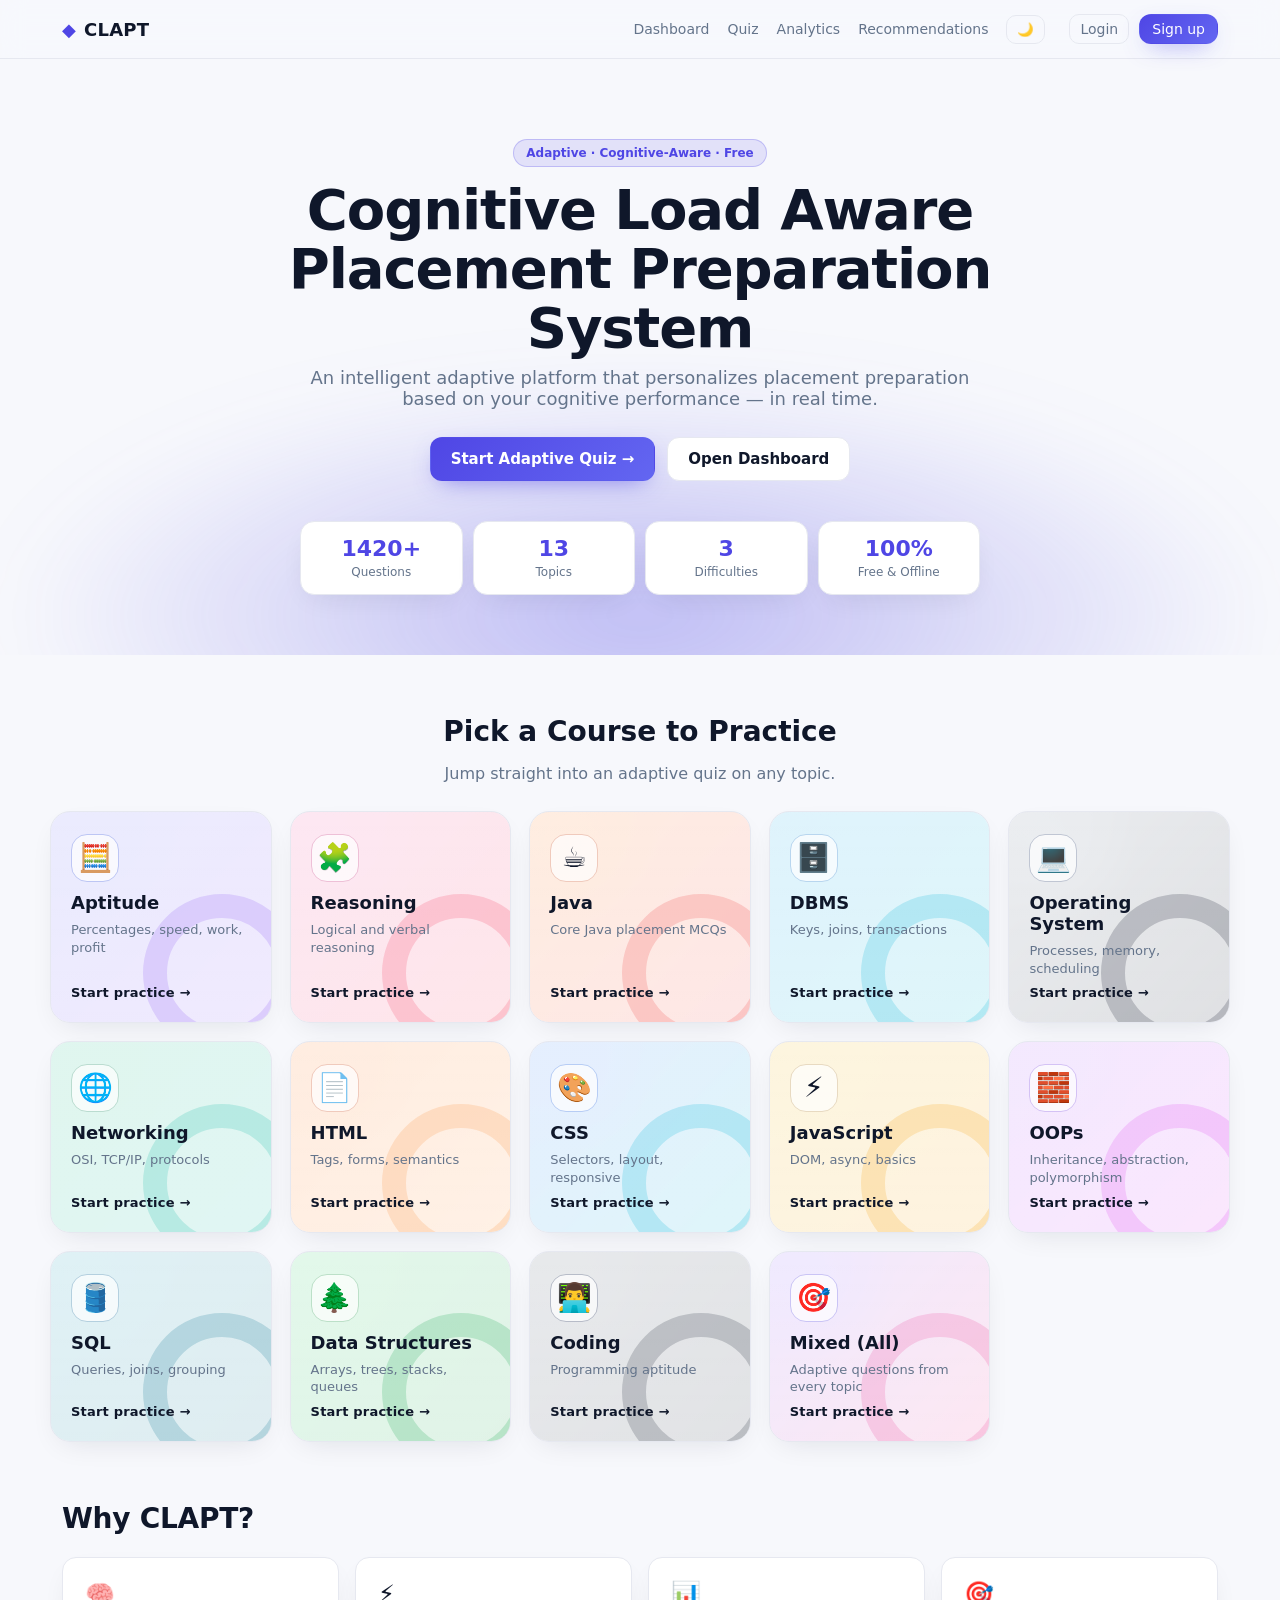
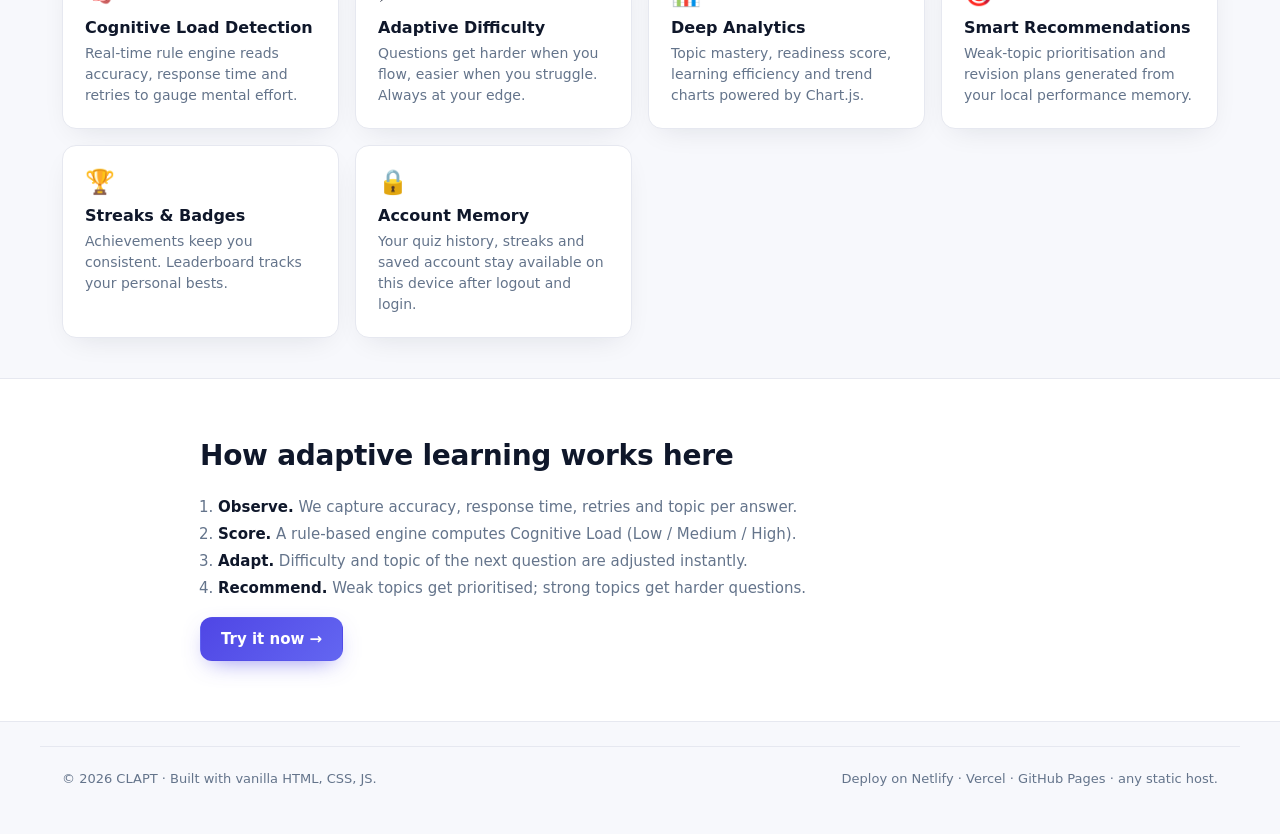
<file: clapt-fixed/index.html>
<!DOCTYPE html>
<html lang="en">
<head>
<meta charset="UTF-8" />
<meta name="viewport" content="width=device-width, initial-scale=1.0"/>
<title>CLAPT — Cognitive Load Aware Placement Preparation</title>
<meta name="description" content="An intelligent adaptive platform that personalizes placement preparation based on cognitive performance."/>
<link rel="stylesheet" href="style.css"/>
</head>
<body>
<nav class="nav">
  <div class="nav-inner">
    <a href="index.html" class="brand"><span class="logo">◆</span> CLAPT</a>
    <div class="nav-links">
      <a href="pages/dashboard.html">Dashboard</a>
      <a href="pages/quiz.html">Quiz</a>
      <a href="pages/analytics.html">Analytics</a>
      <a href="pages/recommendations.html">Recommendations</a>
      <button id="themeToggle" class="ghost-btn" title="Toggle theme">🌙</button>
    </div>
  </div>
</nav>

<header class="hero">
  <div class="hero-inner">
    <div class="badge-pill">Adaptive · Cognitive-Aware · Free</div>
    <h1>Cognitive Load Aware Placement Preparation System</h1>
    <p class="subtitle">An intelligent adaptive platform that personalizes placement preparation based on your cognitive performance — in real time.</p>
    <div class="cta-row">
      <a href="pages/quiz.html" class="btn primary">Start Adaptive Quiz →</a>
      <a href="pages/dashboard.html" class="btn ghost">Open Dashboard</a>
    </div>
    <div class="stats">
      <div><b id="statQ">1300+</b><span>Questions</span></div>
      <div><b id="statT">12</b><span>Topics</span></div>
      <div><b id="statD">3</b><span>Difficulties</span></div>
      <div><b>100%</b><span>Free & Offline</span></div>
    </div>
  </div>
  <div class="hero-glow"></div>
</header>

<section class="courses">
  <div class="courses-inner">
    <div class="courses-head">
      <h2>Pick a Course to Practice</h2>
      <p class="muted">Jump straight into an adaptive quiz on any topic.</p>
    </div>
    <div class="course-grid">
      <a class="course-card c-apti" href="pages/quiz.html?topic=Aptitude"><span class="cc-ic">🧮</span><span class="cc-name">Aptitude</span><span class="cc-info">Percentages, speed, work, profit</span><span class="cc-go">Start practice →</span></a>
      <a class="course-card c-reas" href="pages/quiz.html?topic=Reasoning"><span class="cc-ic">🧩</span><span class="cc-name">Reasoning</span><span class="cc-info">Logical and verbal reasoning</span><span class="cc-go">Start practice →</span></a>
      <a class="course-card c-java" href="pages/quiz.html?topic=Java"><span class="cc-ic">☕</span><span class="cc-name">Java</span><span class="cc-info">Core Java placement MCQs</span><span class="cc-go">Start practice →</span></a>
      <a class="course-card c-dbms" href="pages/quiz.html?topic=DBMS"><span class="cc-ic">🗄️</span><span class="cc-name">DBMS</span><span class="cc-info">Keys, joins, transactions</span><span class="cc-go">Start practice →</span></a>
      <a class="course-card c-os" href="pages/quiz.html?topic=Operating%20System"><span class="cc-ic">💻</span><span class="cc-name">Operating System</span><span class="cc-info">Processes, memory, scheduling</span><span class="cc-go">Start practice →</span></a>
      <a class="course-card c-net" href="pages/quiz.html?topic=Networking"><span class="cc-ic">🌐</span><span class="cc-name">Networking</span><span class="cc-info">OSI, TCP/IP, protocols</span><span class="cc-go">Start practice →</span></a>
      <a class="course-card c-html" href="pages/quiz.html?topic=HTML"><span class="cc-ic">📄</span><span class="cc-name">HTML</span><span class="cc-info">Tags, forms, semantics</span><span class="cc-go">Start practice →</span></a>
      <a class="course-card c-css" href="pages/quiz.html?topic=CSS"><span class="cc-ic">🎨</span><span class="cc-name">CSS</span><span class="cc-info">Selectors, layout, responsive</span><span class="cc-go">Start practice →</span></a>
      <a class="course-card c-js" href="pages/quiz.html?topic=JavaScript"><span class="cc-ic">⚡</span><span class="cc-name">JavaScript</span><span class="cc-info">DOM, async, basics</span><span class="cc-go">Start practice →</span></a>
      <a class="course-card c-oop" href="pages/quiz.html?topic=OOPs"><span class="cc-ic">🧱</span><span class="cc-name">OOPs</span><span class="cc-info">Inheritance, abstraction, polymorphism</span><span class="cc-go">Start practice →</span></a>
      <a class="course-card c-sql" href="pages/quiz.html?topic=SQL"><span class="cc-ic">🛢️</span><span class="cc-name">SQL</span><span class="cc-info">Queries, joins, grouping</span><span class="cc-go">Start practice →</span></a>
      <a class="course-card c-ds" href="pages/quiz.html?topic=Data%20Structures"><span class="cc-ic">🌲</span><span class="cc-name">Data Structures</span><span class="cc-info">Arrays, trees, stacks, queues</span><span class="cc-go">Start practice →</span></a>
      <a class="course-card c-code" href="pages/quiz.html?topic=Coding"><span class="cc-ic">👨‍💻</span><span class="cc-name">Coding</span><span class="cc-info">Programming aptitude</span><span class="cc-go">Start practice →</span></a>
      <a class="course-card c-mix" href="pages/quiz.html"><span class="cc-ic">🎯</span><span class="cc-name">Mixed (All)</span><span class="cc-info">Adaptive questions from every topic</span><span class="cc-go">Start practice →</span></a>
    </div>
  </div>
</section>

<section class="features">
  <h2>Why CLAPT?</h2>
  <div class="grid">
    <div class="card"><div class="ic">🧠</div><h3>Cognitive Load Detection</h3><p>Real-time rule engine reads accuracy, response time and retries to gauge mental effort.</p></div>
    <div class="card"><div class="ic">⚡</div><h3>Adaptive Difficulty</h3><p>Questions get harder when you flow, easier when you struggle. Always at your edge.</p></div>
    <div class="card"><div class="ic">📊</div><h3>Deep Analytics</h3><p>Topic mastery, readiness score, learning efficiency and trend charts powered by Chart.js.</p></div>
    <div class="card"><div class="ic">🎯</div><h3>Smart Recommendations</h3><p>Weak-topic prioritisation and revision plans generated from your local performance memory.</p></div>
    <div class="card"><div class="ic">🏆</div><h3>Streaks & Badges</h3><p>Achievements keep you consistent. Leaderboard tracks your personal bests.</p></div>
    <div class="card"><div class="ic">🔒</div><h3>Account Memory</h3><p>Your quiz history, streaks and saved account stay available on this device after logout and login.</p></div>
  </div>
</section>

<section class="explain">
  <div class="explain-inner">
    <h2>How adaptive learning works here</h2>
    <ol>
      <li><b>Observe.</b> We capture accuracy, response time, retries and topic per answer.</li>
      <li><b>Score.</b> A rule-based engine computes Cognitive Load (Low / Medium / High).</li>
      <li><b>Adapt.</b> Difficulty and topic of the next question are adjusted instantly.</li>
      <li><b>Recommend.</b> Weak topics get prioritised; strong topics get harder questions.</li>
    </ol>
    <a href="pages/quiz.html" class="btn primary">Try it now →</a>
  </div>
</section>

<footer class="footer">
  <div>© <span id="yr"></span> CLAPT · Built with vanilla HTML, CSS, JS.</div>
  <div class="muted">Deploy on Netlify · Vercel · GitHub Pages · any static host.</div>
</footer>

<script src="data/questions.js"></script>
<script src="js/auth.js"></script>
<script src="js/storage.js"></script>
<script src="app.js"></script>
</body>
</html>
</file>
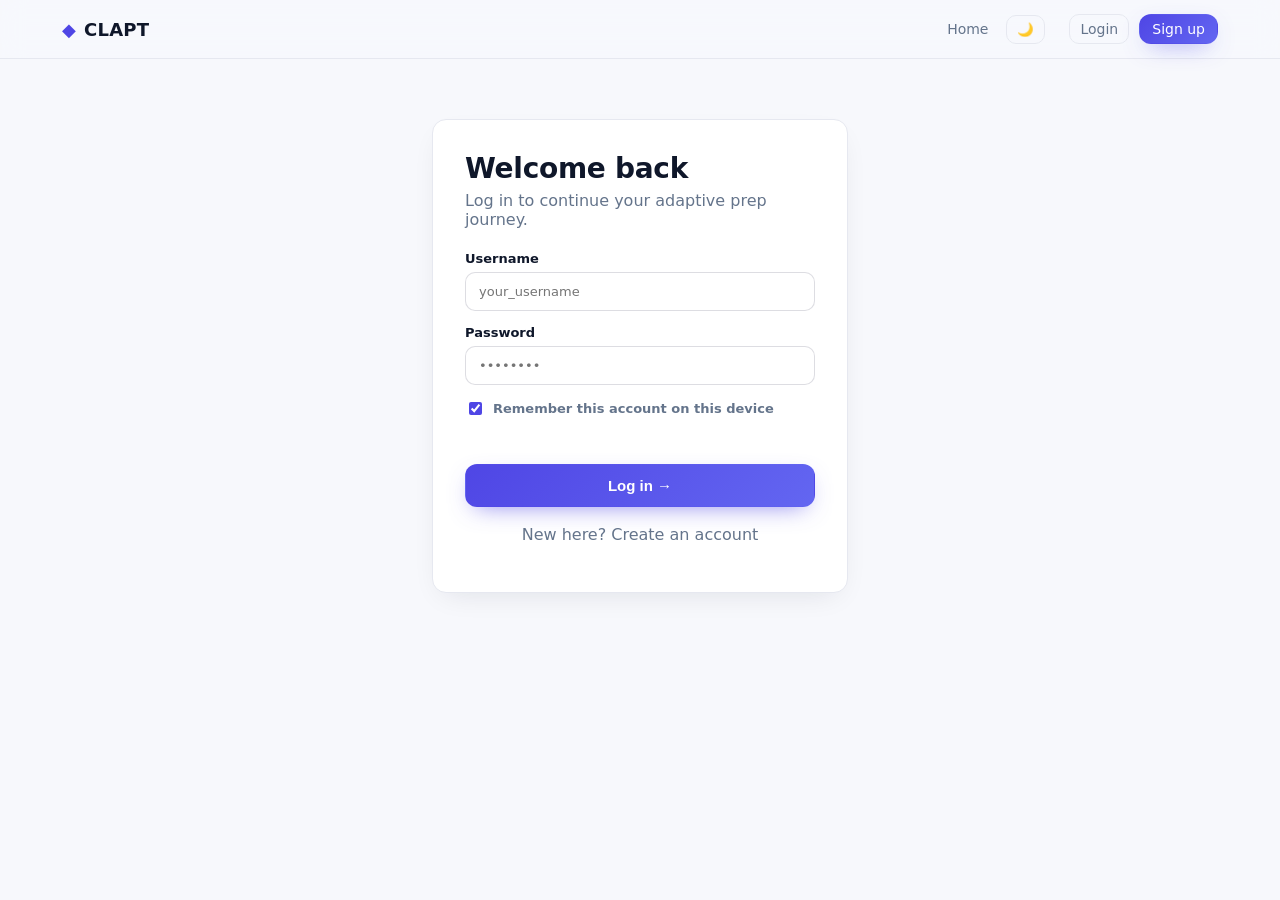
<file: clapt-fixed/pages/admin.html>
<!DOCTYPE html>
<html lang="en">
<head><meta charset="UTF-8"/><meta name="viewport" content="width=device-width,initial-scale=1"/>
<title>Admin · CLAPT</title>
<link rel="stylesheet" href="../style.css"/></head>
<body>
<nav class="nav"><div class="nav-inner">
  <a href="../index.html" class="brand"><span class="logo">◆</span> CLAPT <span class="role-tag admin" style="margin-left:6px">ADMIN</span></a>
  <div class="nav-links">
    <a href="admin.html">Admin</a>
    <a href="analytics.html">Analytics</a>
    <button id="themeToggle" class="ghost-btn">🌙</button>
  </div>
</div></nav>

<main class="page">
  <div class="flex-between">
    <div>
      <h1 class="page-title">Teacher / Admin Dashboard</h1>
      <p class="page-sub">Monitor students, share materials, and assign focused practice.</p>
    </div>
  </div>

  <div class="kpi-grid">
    <div class="kpi"><div class="lbl">Students</div><div id="kpiStudents" class="val">0</div></div>
    <div class="kpi"><div class="lbl">Total Quizzes</div><div id="kpiQuizzes" class="val">0</div></div>
    <div class="kpi"><div class="lbl">Avg Score</div><div id="kpiAvg" class="val">0%</div></div>
    <div class="kpi"><div class="lbl">Admin Key</div><div class="val" style="font-size:18px">RvTech</div><div class="sub">share with co-teachers</div></div>
  </div>

  <div class="panels">
    <div class="panel">
      <h3>Students</h3>
      <div id="studentList" class="list"></div>
    </div>
    <div class="panel">
      <h3>Student Detail</h3>
      <div id="studentDetail"></div>
    </div>
  </div>

  <div class="panel" style="margin-top:18px">
    <h3>Shared Preparation Materials</h3>
    <p class="muted" style="margin-top:-4px">Visible to all students on their Recommendations page.</p>
    <div class="mat-form">
      <input id="matTitle" placeholder="Title (e.g. DBMS Cheat Sheet)"/>
      <select id="matType">
        <option value="note">Note</option>
        <option value="pdf">PDF Link</option>
        <option value="link">Resource Link</option>
        <option value="file">File Reference</option>
      </select>
      <input id="matUrl" placeholder="URL (optional)"/>
      <textarea id="matBody" rows="2" placeholder="Note content (optional)"></textarea>
      <button id="matAdd" class="btn primary">+ Share Material</button>
    </div>
    <div id="materialsList" class="list" style="margin-top:12px"></div>
  </div>
</main>

<script src="../js/common.js"></script>
<script src="../js/auth.js"></script>
<script src="../js/admin.js"></script>
<script src="../js/admin-page.js"></script>
</body>
</html>
</file>
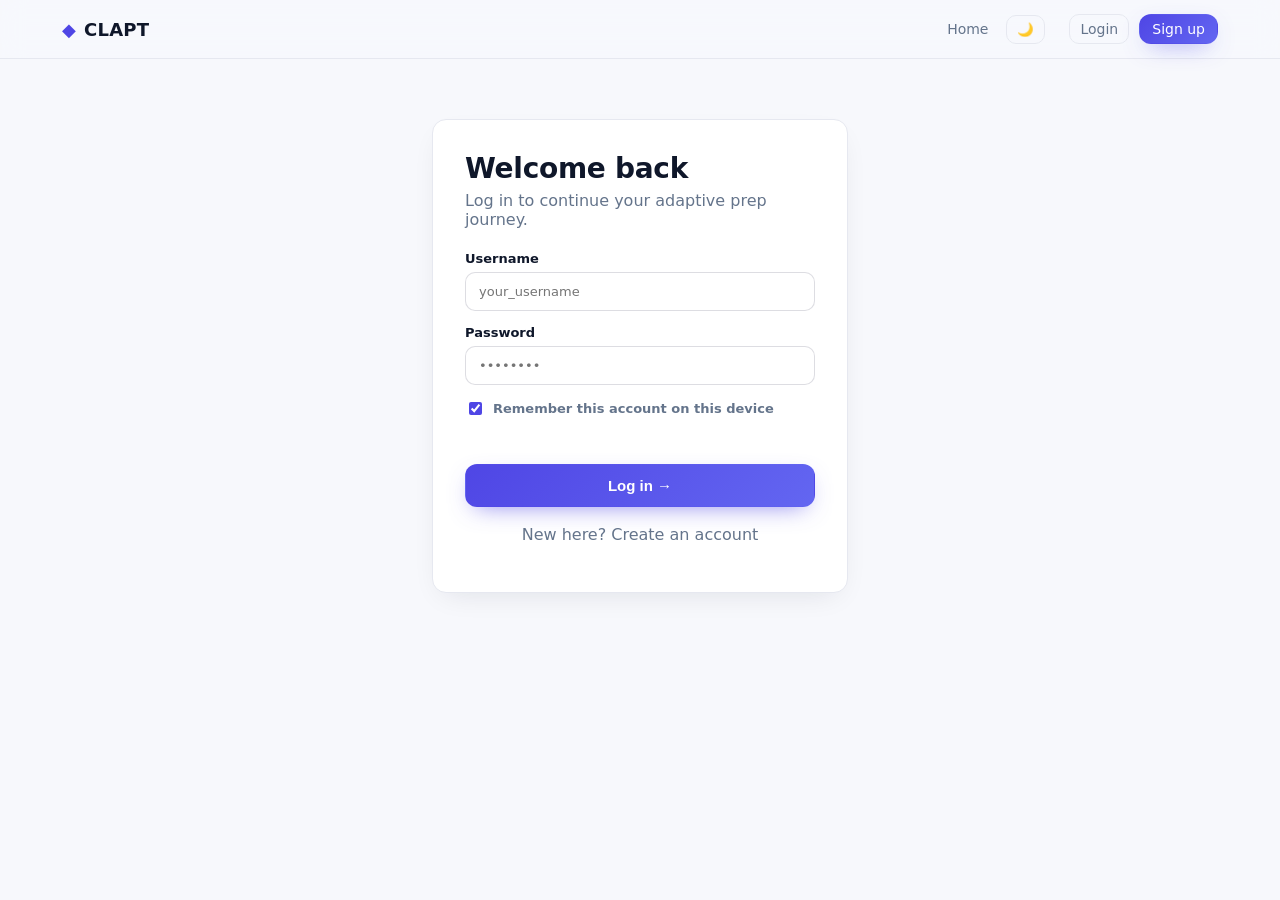
<file: clapt-fixed/pages/dashboard.html>
<!DOCTYPE html>
<html lang="en">
<head><meta charset="UTF-8"/><meta name="viewport" content="width=device-width,initial-scale=1"/>
<title>Dashboard · CLAPT</title>
<link rel="stylesheet" href="../style.css"/></head>
<body>
<nav class="nav"><div class="nav-inner">
  <a href="../index.html" class="brand"><span class="logo">◆</span> CLAPT</a>
  <div class="nav-links">
    <a href="dashboard.html">Dashboard</a>
    <a href="quiz.html">Quiz</a>
    <a href="analytics.html">Analytics</a>
    <a href="recommendations.html">Recommendations</a>
    <button id="themeToggle" class="ghost-btn">🌙</button>
  </div>
</div></nav>

<main class="page">
  <div class="flex-between">
    <div>
      <h1 class="page-title">Your Dashboard</h1>
      <p class="page-sub">Live snapshot of your placement readiness and cognitive performance.</p>
    </div>
    <div style="display:flex;gap:8px">
      <a class="btn primary" href="quiz.html">Start Adaptive Quiz</a>
      <button id="resetBtn" class="btn ghost">Reset Data</button>
    </div>
  </div>

  <div class="kpi-grid">
    <div class="kpi"><div class="lbl">Readiness</div><div id="kpiReadiness" class="val">0%</div><div class="sub">based on accuracy & difficulty</div></div>
    <div class="kpi"><div class="lbl">Quizzes Taken</div><div id="kpiQuizzes" class="val">0</div><div class="sub">total sessions</div></div>
    <div class="kpi"><div class="lbl">Streak</div><div id="kpiStreak" class="val">0</div><div class="sub">current / best</div></div>
    <div class="kpi"><div class="lbl">Cognitive Load</div><div id="kpiCog" class="val">LOW</div><div class="sub">last 10 answers</div></div>
  </div>

  <div class="panels">
    <div class="panel">
      <h3>Topic Mastery</h3>
      <div id="topicsList" class="list"></div>
    </div>
    <div class="panel">
      <h3>Recent Quizzes</h3>
      <div id="historyList" class="list"></div>
      <h3 style="margin-top:18px">Achievements</h3>
      <div id="badgeList" class="badge-list"></div>
    </div>
  </div>
</main>

<script src="../data/questions.js"></script>
<script src="../js/common.js"></script>
<script src="../js/auth.js"></script>
<script>CLAPT_AUTH.requireLogin();</script>
<script src="../js/storage.js"></script>
<script src="../js/admin.js"></script>
<script src="../js/recommendation-engine.js"></script>
<script src="../js/adaptive-engine.js"></script>
<script src="../js/dashboard.js"></script>
</body>
</html>
</file>
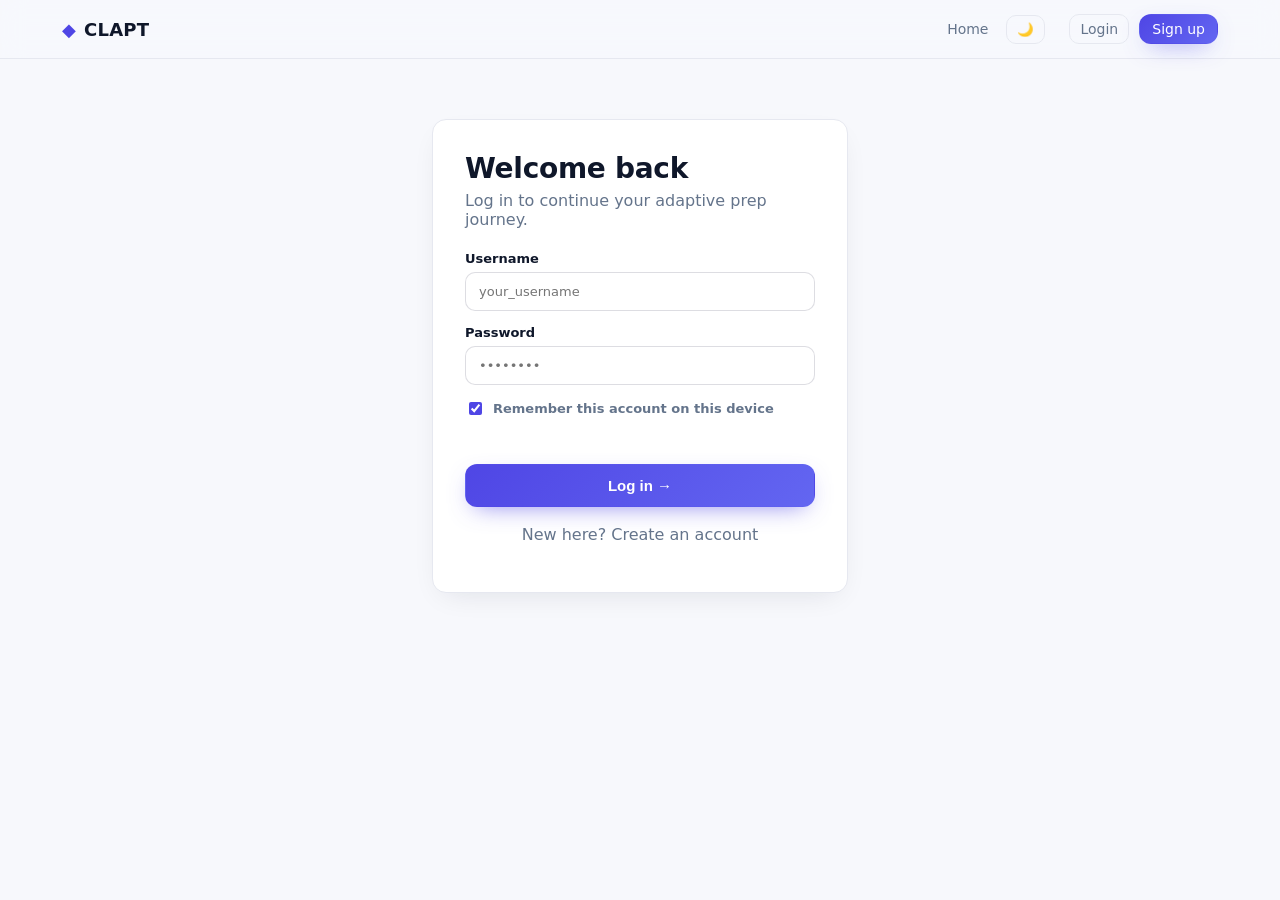
<file: clapt-fixed/pages/login.html>
<!DOCTYPE html>
<html lang="en">
<head><meta charset="UTF-8"/><meta name="viewport" content="width=device-width,initial-scale=1"/>
<title>Login · CLAPT</title>
<link rel="stylesheet" href="../style.css"/></head>
<body>
<nav class="nav"><div class="nav-inner">
  <a href="../index.html" class="brand"><span class="logo">◆</span> CLAPT</a>
  <div class="nav-links">
    <a href="../index.html">Home</a>
    <button id="themeToggle" class="ghost-btn">🌙</button>
  </div>
</div></nav>

<main class="page" style="max-width:460px;margin:60px auto">
  <div class="panel" style="padding:32px">
    <h1 class="page-title" style="margin-bottom:6px">Welcome back</h1>
    <p class="page-sub" style="margin-bottom:22px">Log in to continue your adaptive prep journey.</p>
    <form id="loginForm" class="auth-form">
      <label>Username
        <input type="text" id="username" autocomplete="username" required placeholder="your_username"/>
      </label>
      <label>Password
        <input type="password" id="password" autocomplete="current-password" required placeholder="••••••••"/>
      </label>
      <label class="remember-row"><input type="checkbox" id="rememberMe" checked/> Remember this account on this device</label>
      <div id="savedAccount" class="saved-account" style="display:none"></div>
      <div id="err" class="auth-err"></div>
      <button type="submit" class="btn primary" style="width:100%">Log in →</button>
    </form>
    <p style="margin-top:18px;text-align:center" class="muted">
      New here? <a href="signup.html">Create an account</a>
    </p>
  </div>
</main>

<script src="../js/common.js"></script>
<script src="../js/auth.js"></script>
<script>
(function(){
  if(CLAPT_AUTH.currentUser()){ location.replace(CLAPT_AUTH.homePageForRole()); return; }
  const f=document.getElementById('loginForm');
  const err=document.getElementById('err');
  const saved = CLAPT_AUTH.remembered && CLAPT_AUTH.remembered();
  const savedBox = document.getElementById('savedAccount');
  if(saved && saved.username){
    username.value = saved.username;
    if(saved.password){ password.value = saved.password; }
    savedBox.style.display = 'block';
    savedBox.innerHTML = 'Saved account: <b>@'+saved.username+'</b>. Your quiz history will load after login.';
  }
  f.addEventListener('submit', async (e)=>{
    e.preventDefault(); err.textContent='';
    try{
      await CLAPT_AUTH.login(username.value, password.value, rememberMe.checked);
      location.href = CLAPT_AUTH.homePageForRole();
    }catch(ex){ err.textContent = ex.message; }
  });
})();
</script>
</body>
</html>
</file>
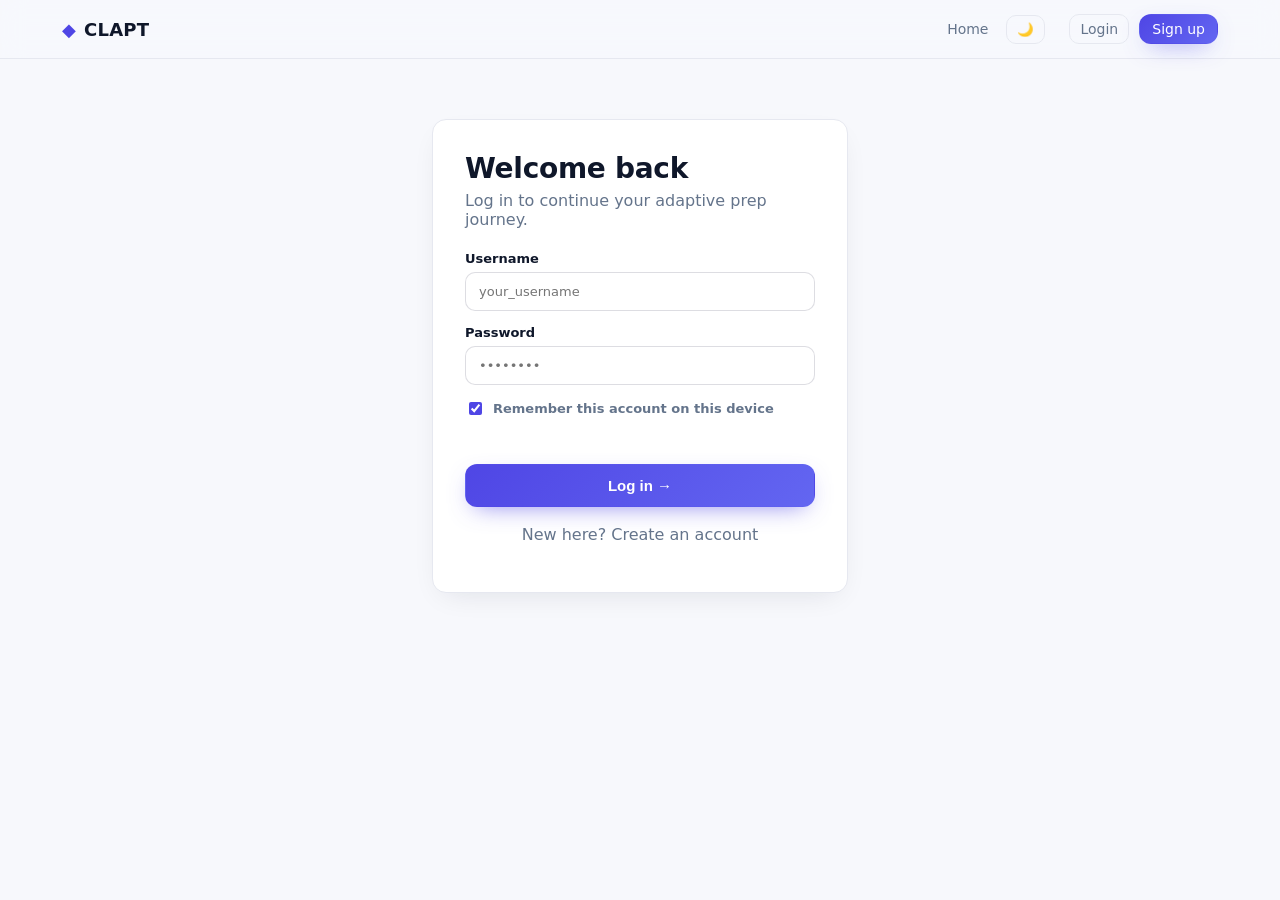
<file: clapt-fixed/pages/quiz.html>
<!DOCTYPE html>
<html lang="en">
<head><meta charset="UTF-8"/><meta name="viewport" content="width=device-width,initial-scale=1"/>
<title>Quiz · CLAPT</title>
<link rel="stylesheet" href="../style.css"/></head>
<body>
<nav class="nav"><div class="nav-inner">
  <a href="../index.html" class="brand"><span class="logo">◆</span> CLAPT</a>
  <div class="nav-links">
    <a href="dashboard.html">Dashboard</a>
    <a href="quiz.html">Quiz</a>
    <a href="analytics.html">Analytics</a>
    <a href="recommendations.html">Recommendations</a>
    <button id="themeToggle" class="ghost-btn">🌙</button>
  </div>
</div></nav>

<main class="quiz-shell" id="quizRoot">
  <div id="startCard" class="q-card">
    <h2 style="margin:0 0 6px">Adaptive Quiz</h2>
    <p class="muted" style="margin:0 0 18px">The engine starts easy, then adapts to your speed and accuracy.</p>
    <div class="topic-picker" id="topicGrid"></div>
    <div style="display:grid;grid-template-columns:1fr 1fr;gap:12px;margin:16px 0 14px">
      <div>
        <label class="muted" style="font-size:12px">Topic</label>
        <select id="topicSel" class="search"></select>
      </div>
      <div>
        <label class="muted" style="font-size:12px">Length</label>
        <select id="lenSel" class="search">
          <option value="5">5 questions</option>
          <option value="10" selected>10 questions</option>
          <option value="15">15 questions</option>
          <option value="20">20 questions</option>
        </select>
      </div>
    </div>
    <button id="startBtn" class="btn primary">Begin →</button>
  </div>

  <div id="quizArea" style="display:none">
    <div class="quiz-top">
      <div class="meta">
        <span id="progressTxt" class="tag">Q 1 / 10</span>
        <span id="topicTag" class="tag">Topic</span>
        <span id="diffTag" class="tag easy">easy</span>
      </div>
      <div class="timer" id="timer">00:00</div>
    </div>
    <div class="progress"><span id="progressBar" style="width:0%"></span></div>

    <div class="q-card">
      <p id="qText" class="q-text"></p>
      <div id="opts" class="opts"></div>
      <div id="hintBox"></div>
      <div id="explainBox"></div>
      <div class="cog-meter"><span id="cogPill" class="cog-pill cog-low">Cognitive Load: LOW</span></div>
      <div class="q-actions">
        <button id="quitBtn" class="btn ghost">Quit</button>
        <button id="nextBtn" class="btn primary" style="display:none">Next →</button>
      </div>
    </div>
  </div>
</main>

<script src="../data/questions.js"></script>
<script src="../js/common.js"></script>
<script src="../js/auth.js"></script>
<script>CLAPT_AUTH.requireLogin();</script>
<script src="../js/storage.js"></script>
<script src="../js/adaptive-engine.js"></script>
<script src="../js/quiz.js"></script>
</body>
</html>
</file>
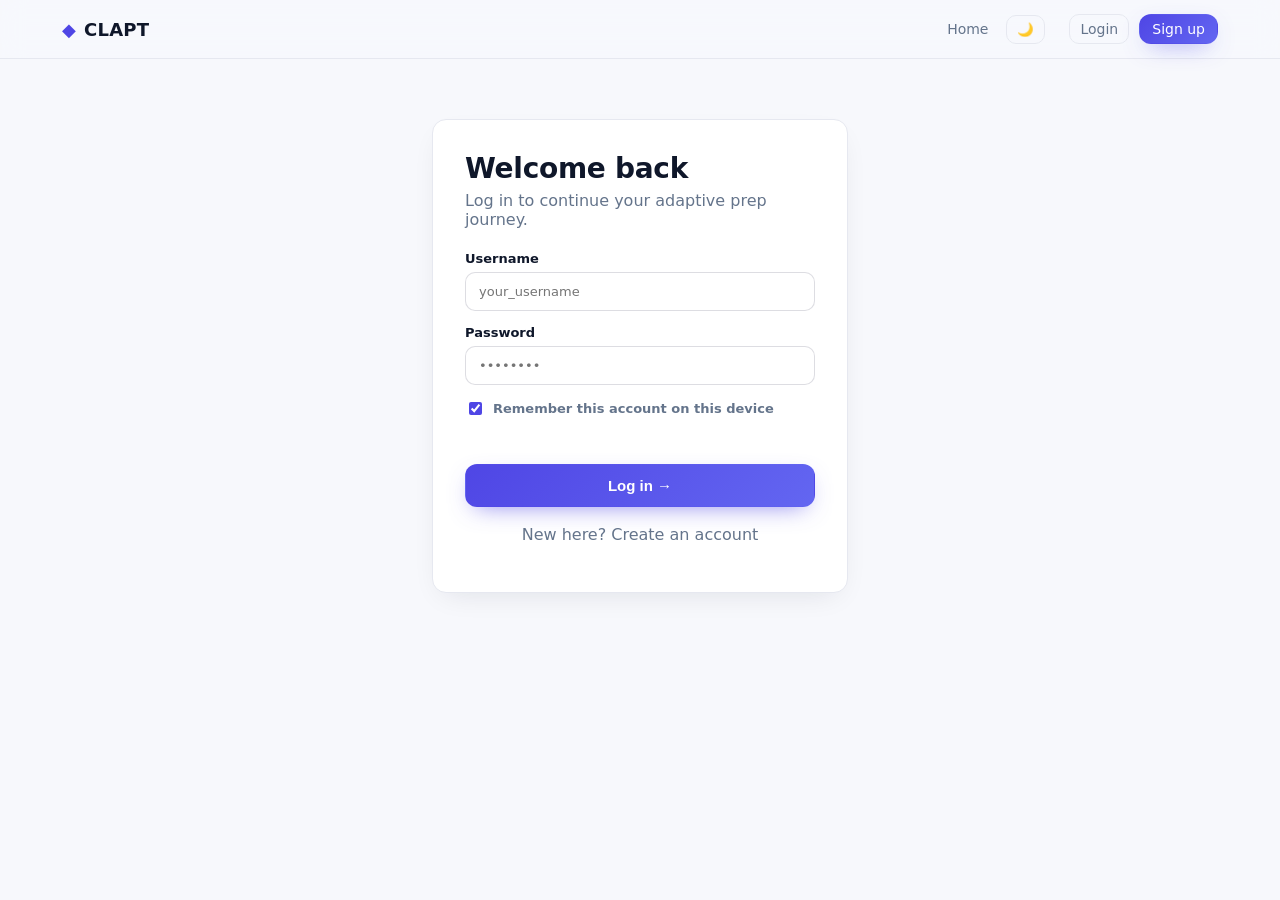
<file: clapt-fixed/pages/recommendations.html>
<!DOCTYPE html>
<html lang="en">
<head><meta charset="UTF-8"/><meta name="viewport" content="width=device-width,initial-scale=1"/>
<title>Recommendations · CLAPT</title>
<link rel="stylesheet" href="../style.css"/></head>
<body>
<nav class="nav"><div class="nav-inner">
  <a href="../index.html" class="brand"><span class="logo">◆</span> CLAPT</a>
  <div class="nav-links">
    <a href="dashboard.html">Dashboard</a>
    <a href="quiz.html">Quiz</a>
    <a href="analytics.html">Analytics</a>
    <a href="recommendations.html">Recommendations</a>
    <button id="themeToggle" class="ghost-btn">🌙</button>
  </div>
</div></nav>

<main class="page">
  <h1 class="page-title">Smart Recommendations</h1>
  <p class="page-sub">Personalised next steps generated from your local performance memory.</p>

  <div class="kpi" style="margin-bottom:18px">
    <div class="lbl">Placement Readiness</div>
    <div class="val"><span id="readiness">0%</span></div>
    <div class="bar" style="margin-top:10px"><span id="readinessBar" style="width:0%"></span></div>
  </div>

  <div class="panels">
    <div class="panel"><h3>Weak Topics</h3><div id="weakList" class="list"></div></div>
    <div class="panel"><h3>Strong Topics</h3><div id="strongList" class="list"></div></div>
  </div>
  <div class="panels" style="margin-top:16px">
    <div class="panel"><h3>Suggested Next Quizzes</h3><div id="nextList" class="list"></div></div>
    <div class="panel"><h3>Tips</h3><div id="tipsList" class="list"></div></div>
  </div>
</main>

<script src="../data/questions.js"></script>
<script src="../js/common.js"></script>
<script src="../js/auth.js"></script>
<script>CLAPT_AUTH.requireLogin();</script>
<script src="../js/storage.js"></script>
<script src="../js/recommendation-engine.js"></script>
<script src="../js/recommendations.js"></script>
</body>
</html>
</file>
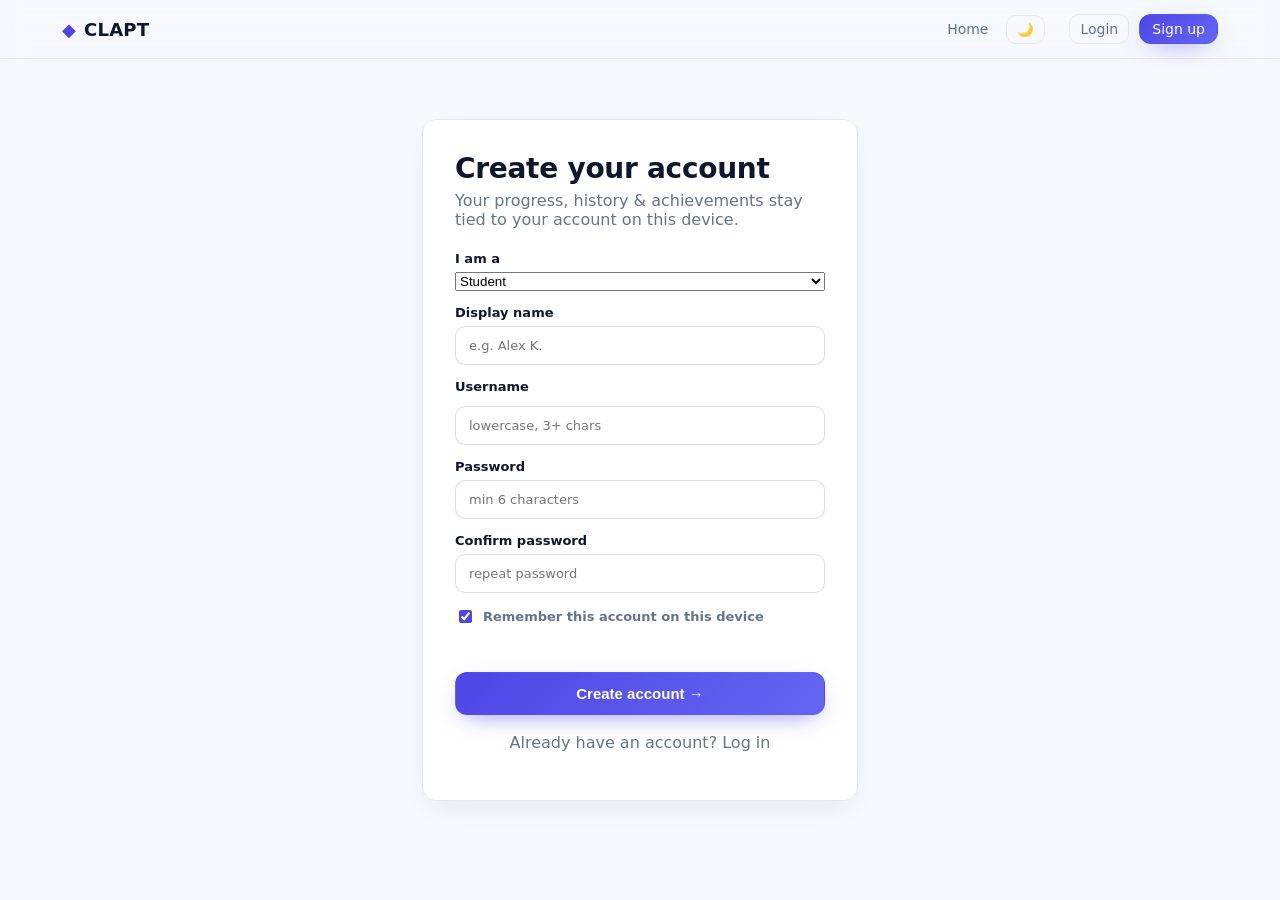
<file: clapt-fixed/pages/signup.html>
<!DOCTYPE html>
<html lang="en">
<head><meta charset="UTF-8"/><meta name="viewport" content="width=device-width,initial-scale=1"/>
<title>Sign up · CLAPT</title>
<link rel="stylesheet" href="../style.css"/></head>
<body>
<nav class="nav"><div class="nav-inner">
  <a href="../index.html" class="brand"><span class="logo">◆</span> CLAPT</a>
  <div class="nav-links">
    <a href="../index.html">Home</a>
    <button id="themeToggle" class="ghost-btn">🌙</button>
  </div>
</div></nav>

<main class="page" style="max-width:480px;margin:60px auto">
  <div class="panel" style="padding:32px">
    <h1 class="page-title" style="margin-bottom:6px">Create your account</h1>
    <p class="page-sub" style="margin-bottom:22px">Your progress, history & achievements stay tied to your account on this device.</p>
    <form id="signupForm" class="auth-form">
      <label>I am a
        <select id="role">
          <option value="student">Student</option>
          <option value="admin">Teacher / Admin</option>
        </select>
      </label>
      <label id="adminKeyRow" style="display:none">Admin Key
        <input type="text" id="adminKey" placeholder="Enter admin key"/>
      </label>
      <label>Display name
        <input type="text" id="displayName" required placeholder="e.g. Alex K." maxlength="40"/>
      </label>
      <label>Username <small id="usernameHint" class="muted"></small>
        <input type="text" id="username" autocomplete="username" required placeholder="lowercase, 3+ chars" minlength="3" maxlength="30"/>
      </label>
      <label>Password
        <input type="password" id="password" autocomplete="new-password" required placeholder="min 6 characters" minlength="6"/>
      </label>
      <label>Confirm password
        <input type="password" id="password2" autocomplete="new-password" required placeholder="repeat password" minlength="6"/>
      </label>
      <label class="remember-row"><input type="checkbox" id="rememberMe" checked/> Remember this account on this device</label>
      <div id="err" class="auth-err"></div>
      <button type="submit" class="btn primary" style="width:100%">Create account →</button>
    </form>
    <p style="margin-top:18px;text-align:center" class="muted">
      Already have an account? <a href="login.html">Log in</a>
    </p>
  </div>
</main>

<script src="../js/common.js"></script>
<script src="../js/auth.js"></script>
<script>
(function(){
  if(CLAPT_AUTH.currentUser()){ location.replace(CLAPT_AUTH.homePageForRole()); return; }
  const f=document.getElementById('signupForm');
  const err=document.getElementById('err');
  const role=document.getElementById('role');
  const akRow=document.getElementById('adminKeyRow');
  const hint=document.getElementById('usernameHint');
  function syncRole(){
    if(role.value==='admin'){
      akRow.style.display=''; hint.textContent='— must start with admin_';
      if(!username.value.startsWith('admin_')) username.placeholder='admin_yourname';
    } else { akRow.style.display='none'; hint.textContent=''; username.placeholder='lowercase, 3+ chars'; }
  }
  role.addEventListener('change', syncRole); syncRole();
  f.addEventListener('submit', async (e)=>{
    e.preventDefault(); err.textContent='';
    if(password.value !== password2.value){ err.textContent='Passwords do not match.'; return; }
    try{
      await CLAPT_AUTH.register(username.value, password.value, displayName.value,
        rememberMe.checked, role.value, document.getElementById('adminKey').value);
      location.href = CLAPT_AUTH.homePageForRole();
    }catch(ex){ err.textContent = ex.message; }
  });
})();
</script>
</body>
</html>
</file>
<file: clapt-fixed/style.css>
:root{
  --bg:#f7f8fc; --surface:#ffffff; --text:#0f172a; --muted:#64748b;
  --primary:#4f46e5; --primary-2:#6366f1; --accent:#06b6d4;
  --border:#e6e8f0; --success:#10b981; --warn:#f59e0b; --danger:#ef4444;
  --shadow:0 10px 30px -12px rgba(15,23,42,.12);
  --radius:14px;
}
[data-theme="dark"]{
  --bg:#0b1020; --surface:#121833; --text:#e6e8f5; --muted:#94a3b8;
  --primary:#818cf8; --primary-2:#a5b4fc; --accent:#22d3ee;
  --border:#1f2747; --shadow:0 10px 30px -12px rgba(0,0,0,.6);
}
*{box-sizing:border-box}
html,body{margin:0;padding:0;background:var(--bg);color:var(--text);font-family:Inter,ui-sans-serif,system-ui,-apple-system,Segoe UI,Roboto,sans-serif;-webkit-font-smoothing:antialiased}
a{color:inherit;text-decoration:none}
img{max-width:100%}

/* NAV */
.nav{position:sticky;top:0;z-index:50;backdrop-filter:saturate(160%) blur(12px);background:color-mix(in oklab, var(--bg) 75%, transparent);border-bottom:1px solid var(--border)}
.nav-inner{max-width:1200px;margin:0 auto;display:flex;align-items:center;justify-content:space-between;padding:14px 22px}
.brand{font-weight:700;font-size:18px;letter-spacing:.2px;display:flex;align-items:center;gap:8px}
.brand .logo{color:var(--primary)}
.nav-links{display:flex;gap:18px;align-items:center;flex-wrap:wrap}
.nav-links a{color:var(--muted);font-weight:500;font-size:14px;transition:color .15s}
.nav-links a:hover{color:var(--text)}
.ghost-btn{background:transparent;border:1px solid var(--border);border-radius:10px;padding:6px 10px;cursor:pointer;color:var(--text)}

/* HERO */
.hero{position:relative;overflow:hidden;padding:80px 22px 60px;text-align:center}
.hero-inner{max-width:880px;margin:0 auto;position:relative;z-index:1}
.hero h1{font-size:clamp(32px,5vw,56px);line-height:1.05;margin:14px 0 10px;letter-spacing:-.02em}
.subtitle{color:var(--muted);font-size:18px;max-width:680px;margin:0 auto 28px}
.badge-pill{display:inline-block;padding:6px 12px;border-radius:999px;background:color-mix(in oklab,var(--primary) 12%,transparent);color:var(--primary);font-size:12px;font-weight:600;border:1px solid color-mix(in oklab,var(--primary) 25%,transparent)}
.cta-row{display:flex;gap:12px;justify-content:center;flex-wrap:wrap}
.btn{display:inline-flex;align-items:center;justify-content:center;padding:12px 20px;border-radius:12px;font-weight:600;font-size:15px;border:1px solid transparent;cursor:pointer;transition:transform .12s ease,box-shadow .15s ease,background .15s}
.btn:hover{transform:translateY(-1px)}
.btn.primary{background:linear-gradient(135deg,var(--primary),var(--primary-2));color:#fff;box-shadow:0 8px 24px -10px color-mix(in oklab,var(--primary) 70%,transparent)}
.btn.ghost{background:var(--surface);border-color:var(--border);color:var(--text)}
.btn.danger{background:var(--danger);color:#fff}
.stats{margin-top:40px;display:grid;grid-template-columns:repeat(4,1fr);gap:10px;max-width:680px;margin-left:auto;margin-right:auto}
.stats>div{background:var(--surface);border:1px solid var(--border);border-radius:var(--radius);padding:14px;box-shadow:var(--shadow)}
.stats b{display:block;font-size:22px;color:var(--primary)}
.stats span{font-size:12px;color:var(--muted)}
.hero-glow{position:absolute;inset:auto 0 -200px 0;height:480px;background:radial-gradient(closest-side,color-mix(in oklab,var(--primary) 35%,transparent),transparent);filter:blur(40px);pointer-events:none}

/* FEATURES */
.features{max-width:1200px;margin:40px auto;padding:0 22px}
.features h2,.explain h2{font-size:28px;letter-spacing:-.01em;margin:0 0 22px}
.grid{display:grid;grid-template-columns:repeat(auto-fit,minmax(260px,1fr));gap:16px}
.card{background:var(--surface);border:1px solid var(--border);border-radius:var(--radius);padding:22px;box-shadow:var(--shadow);transition:transform .15s ease,border-color .15s}
.card:hover{transform:translateY(-3px);border-color:color-mix(in oklab,var(--primary) 40%,var(--border))}
.card .ic{font-size:24px;margin-bottom:10px}
.card h3{margin:0 0 6px;font-size:16px}
.card p{margin:0;color:var(--muted);font-size:14px;line-height:1.5}

/* EXPLAIN */
.explain{background:var(--surface);border-top:1px solid var(--border);border-bottom:1px solid var(--border);padding:60px 22px;margin-top:40px}
.explain-inner{max-width:880px;margin:0 auto}
.explain ol{padding-left:18px;color:var(--muted);font-size:15px;line-height:1.8}
.explain ol b{color:var(--text)}

/* FOOTER */
.footer{max-width:1200px;margin:24px auto;padding:24px 22px;display:flex;justify-content:space-between;flex-wrap:wrap;gap:8px;color:var(--muted);font-size:13px;border-top:1px solid var(--border)}
.muted{color:var(--muted)}

/* DASH */
.page{max-width:1200px;margin:30px auto;padding:0 22px}
.page-title{font-size:28px;margin:0 0 6px;letter-spacing:-.01em}
.page-sub{color:var(--muted);margin:0 0 22px}
.kpi-grid{display:grid;grid-template-columns:repeat(auto-fit,minmax(200px,1fr));gap:14px;margin-bottom:22px}
.kpi{background:var(--surface);border:1px solid var(--border);border-radius:var(--radius);padding:18px;box-shadow:var(--shadow)}
.kpi .lbl{color:var(--muted);font-size:12px;text-transform:uppercase;letter-spacing:.06em}
.kpi .val{font-size:26px;font-weight:700;margin-top:6px}
.kpi .sub{color:var(--muted);font-size:12px;margin-top:4px}
.panels{display:grid;grid-template-columns:1.4fr 1fr;gap:16px}
@media(max-width:900px){.panels{grid-template-columns:1fr}}
.panel{background:var(--surface);border:1px solid var(--border);border-radius:var(--radius);padding:18px;box-shadow:var(--shadow)}
.panel h3{margin:0 0 12px;font-size:16px}
.list{display:flex;flex-direction:column;gap:8px}
.list .row{display:flex;justify-content:space-between;align-items:center;padding:10px 12px;border:1px solid var(--border);border-radius:10px;background:color-mix(in oklab,var(--bg) 60%,transparent)}
.list .row b{font-weight:600}
.tag{display:inline-block;font-size:11px;padding:3px 8px;border-radius:999px;background:color-mix(in oklab,var(--primary) 15%,transparent);color:var(--primary);font-weight:600}
.tag.easy{background:color-mix(in oklab,var(--success) 15%,transparent);color:var(--success)}
.tag.medium{background:color-mix(in oklab,var(--warn) 18%,transparent);color:var(--warn)}
.tag.hard{background:color-mix(in oklab,var(--danger) 15%,transparent);color:var(--danger)}
.bar{height:8px;background:color-mix(in oklab,var(--bg) 70%,transparent);border-radius:999px;overflow:hidden;border:1px solid var(--border)}
.bar>span{display:block;height:100%;background:linear-gradient(90deg,var(--primary),var(--accent));transition:width .4s}
.meter{display:flex;align-items:center;gap:10px}
.meter .lbl{min-width:120px;font-size:13px;color:var(--muted)}

/* QUIZ */
.quiz-shell{max-width:880px;margin:30px auto;padding:0 22px}
.quiz-top{display:flex;justify-content:space-between;align-items:center;margin-bottom:14px;gap:12px;flex-wrap:wrap}
.quiz-top .meta{display:flex;gap:8px;align-items:center;flex-wrap:wrap}
.quiz-top .timer{font-variant-numeric:tabular-nums;font-weight:700;background:var(--surface);border:1px solid var(--border);padding:8px 12px;border-radius:10px}
.progress{height:6px;background:var(--border);border-radius:999px;overflow:hidden;margin-bottom:14px}
.progress>span{display:block;height:100%;background:linear-gradient(90deg,var(--primary),var(--accent));transition:width .3s}
.q-card{background:var(--surface);border:1px solid var(--border);border-radius:var(--radius);padding:24px;box-shadow:var(--shadow)}
.q-text{font-size:18px;font-weight:600;margin:0 0 16px;line-height:1.45}
.opts{display:grid;gap:10px}
.opt{width:100%;text-align:left;display:flex;align-items:center;gap:12px;padding:14px 16px;border:1px solid var(--border);border-radius:12px;cursor:pointer;background:var(--bg);color:var(--text);transition:transform .15s,border-color .15s,background .15s,box-shadow .15s;font-size:15px;font:inherit}
.opt:hover:not(:disabled){border-color:var(--primary);transform:translateY(-1px);box-shadow:0 10px 22px -16px color-mix(in oklab,var(--primary) 70%,transparent)}
.opt:disabled{cursor:default;opacity:1}
.opt.selected{border-color:var(--primary);background:color-mix(in oklab,var(--primary) 10%,transparent)}
.opt.correct{border-color:var(--success);background:color-mix(in oklab,var(--success) 12%,transparent)}
.opt.wrong{border-color:var(--danger);background:color-mix(in oklab,var(--danger) 12%,transparent)}
.opt .dot{width:28px;height:28px;border-radius:50%;border:2px solid var(--border);flex:0 0 auto;display:inline-flex;align-items:center;justify-content:center;font-size:12px;font-weight:800;color:var(--muted)}
.opt.selected .dot{border-color:var(--primary);background:var(--primary);color:#fff}
.opt.correct .dot{border-color:var(--success);background:var(--success);color:#fff}
.opt.wrong .dot{border-color:var(--danger);background:var(--danger);color:#fff}
.q-actions{display:flex;justify-content:space-between;gap:10px;margin-top:18px;flex-wrap:wrap}
.hint{margin-top:12px;padding:10px 12px;border-left:3px solid var(--primary);background:color-mix(in oklab,var(--primary) 8%,transparent);border-radius:8px;font-size:14px;color:var(--text)}
.cog-meter{margin-top:14px;display:flex;gap:8px;align-items:center}
.cog-pill{padding:6px 10px;border-radius:999px;font-size:12px;font-weight:700}
.cog-low{background:color-mix(in oklab,var(--success) 18%,transparent);color:var(--success)}
.cog-med{background:color-mix(in oklab,var(--warn) 22%,transparent);color:var(--warn)}
.cog-high{background:color-mix(in oklab,var(--danger) 18%,transparent);color:var(--danger)}

/* TOAST */
.toast-wrap{position:fixed;right:18px;bottom:18px;display:flex;flex-direction:column;gap:8px;z-index:99}
.toast{background:var(--surface);border:1px solid var(--border);box-shadow:var(--shadow);padding:12px 14px;border-radius:10px;font-size:14px;min-width:220px;animation:in .25s ease}
.toast.success{border-left:4px solid var(--success)}
.toast.error{border-left:4px solid var(--danger)}
.toast.info{border-left:4px solid var(--primary)}
@keyframes in{from{opacity:0;transform:translateY(8px)}to{opacity:1;transform:none}}

/* tables */
.table{width:100%;border-collapse:collapse;font-size:14px}
.table th,.table td{text-align:left;padding:10px 12px;border-bottom:1px solid var(--border)}
.table th{color:var(--muted);font-weight:600;font-size:12px;text-transform:uppercase;letter-spacing:.04em}
.table tr:hover td{background:color-mix(in oklab,var(--bg) 50%,transparent)}

.empty{padding:30px;text-align:center;color:var(--muted)}
.center{display:flex;align-items:center;justify-content:center}
.search{width:100%;padding:10px 12px;border:1px solid var(--border);border-radius:10px;background:var(--bg);color:var(--text);outline:none}
.search:focus{border-color:var(--primary)}
.flex-between{display:flex;justify-content:space-between;align-items:center;gap:10px;flex-wrap:wrap}
.badge-list{display:flex;gap:8px;flex-wrap:wrap}
.achv{padding:8px 12px;border:1px solid var(--border);border-radius:999px;background:var(--surface);font-size:13px;display:flex;gap:8px;align-items:center}
.achv .em{font-size:16px}
.review-q{padding:14px;border:1px solid var(--border);border-radius:12px;margin-bottom:10px;background:var(--surface)}
.review-q .qh{display:flex;justify-content:space-between;gap:10px;margin-bottom:6px}
.review-q .ans{font-size:13px;color:var(--muted);margin-top:6px}

/* ===== Auth forms ===== */
.auth-form{display:flex;flex-direction:column;gap:14px}
.auth-form label{display:flex;flex-direction:column;gap:6px;font-size:13px;font-weight:600;color:var(--text,#222)}
.auth-form input{
  padding:11px 13px;border-radius:10px;border:1px solid rgba(120,120,140,.25);
  background:rgba(255,255,255,.04);font:inherit;font-weight:500;outline:none;
  transition:border-color .15s, box-shadow .15s;
}
.auth-form input:focus{border-color:#5b8cff;box-shadow:0 0 0 3px rgba(91,140,255,.18)}
.auth-err{color:#e3404a;font-size:13px;min-height:18px;font-weight:600}
.remember-row{flex-direction:row!important;align-items:center;gap:8px!important;color:var(--muted)!important;font-weight:600!important}
.remember-row input{width:auto;padding:0;accent-color:var(--primary)}
.saved-account{padding:10px 12px;border:1px solid color-mix(in oklab,var(--primary) 30%,var(--border));border-radius:10px;background:color-mix(in oklab,var(--primary) 10%,transparent);font-size:13px;color:var(--text)}
.nav-user{padding:6px 10px;border-radius:999px;background:rgba(91,140,255,.12);font-size:13px}

/* === Course picker === */
.courses{padding:60px 24px 20px}
.courses-inner{max-width:1180px;margin:0 auto}
.courses-head{text-align:center;margin-bottom:28px}
.courses-head h2{margin:0 0 6px;font-size:28px}
.course-grid{display:grid;grid-template-columns:repeat(auto-fill,minmax(210px,1fr));gap:18px}
.course-card{position:relative;min-height:170px;display:flex;flex-direction:column;gap:8px;padding:22px 20px;border-radius:20px;text-decoration:none;color:var(--text);background:linear-gradient(180deg,color-mix(in oklab,var(--surface) 96%,transparent),var(--surface));border:1px solid var(--border);box-shadow:var(--shadow);overflow:hidden;transition:transform .18s ease,box-shadow .18s ease,border-color .18s}
.course-card::before{content:"";position:absolute;inset:0;background:radial-gradient(circle at 20% 15%,var(--cc1,#6366f1),transparent 34%),linear-gradient(135deg,var(--cc1,#6366f1),var(--cc2,#8b5cf6));opacity:.13;transition:opacity .2s}
.course-card::after{content:"";position:absolute;right:-30px;bottom:-30px;width:110px;height:110px;border-radius:999px;border:24px solid color-mix(in oklab,var(--cc2,#8b5cf6) 20%,transparent);pointer-events:none}
.course-card:hover{transform:translateY(-5px);border-color:color-mix(in oklab,var(--cc1,#6366f1) 60%,var(--border));box-shadow:0 18px 40px -18px color-mix(in oklab,var(--cc1,#6366f1) 75%,transparent)}
.course-card:hover::before{opacity:.24}
.course-card>*{position:relative;z-index:1}
.cc-ic{width:48px;height:48px;display:inline-flex;align-items:center;justify-content:center;border-radius:16px;background:color-mix(in oklab,var(--surface) 70%,transparent);border:1px solid color-mix(in oklab,var(--cc1,#6366f1) 28%,var(--border));font-size:28px;line-height:1}
.cc-name{font-weight:800;font-size:18px;margin-top:2px}
.cc-info{color:var(--muted);font-size:13px;line-height:1.35;min-height:35px}
.cc-go{margin-top:auto;font-size:13px;color:var(--text);font-weight:800;letter-spacing:.2px}
.course-card:hover .cc-go{color:var(--cc1,#6366f1)}
.topic-picker{display:grid;grid-template-columns:repeat(auto-fill,minmax(150px,1fr));gap:10px;margin:16px 0}
.topic-chip{display:flex;align-items:center;gap:8px;border:1px solid var(--border);border-radius:14px;background:var(--bg);color:var(--text);padding:11px 12px;cursor:pointer;transition:transform .15s,border-color .15s,background .15s;font:inherit;text-align:left}
.topic-chip:hover{transform:translateY(-1px);border-color:var(--primary)}
.topic-chip.active{border-color:var(--primary);background:color-mix(in oklab,var(--primary) 12%,transparent);box-shadow:0 10px 24px -18px color-mix(in oklab,var(--primary) 80%,transparent)}
.topic-chip span{font-size:20px}.topic-chip b{font-size:13px}
.c-apti{--cc1:#6366f1;--cc2:#8b5cf6}
.c-reas{--cc1:#ec4899;--cc2:#f43f5e}
.c-java{--cc1:#f97316;--cc2:#ef4444}
.c-dbms{--cc1:#0ea5e9;--cc2:#06b6d4}
.c-os{--cc1:#64748b;--cc2:#0f172a}
.c-net{--cc1:#10b981;--cc2:#14b8a6}
.c-html{--cc1:#f97316;--cc2:#fb923c}
.c-css{--cc1:#3b82f6;--cc2:#06b6d4}
.c-js{--cc1:#eab308;--cc2:#f59e0b}
.c-oop{--cc1:#a855f7;--cc2:#d946ef}
.c-sql{--cc1:#0891b2;--cc2:#0e7490}
.c-ds{--cc1:#22c55e;--cc2:#16a34a}
.c-code{--cc1:#475569;--cc2:#1e293b}
.c-mix{--cc1:#8b5cf6;--cc2:#ec4899}

@media(max-width:720px){
  .stats{grid-template-columns:repeat(2,1fr)}
  .nav-inner{align-items:flex-start;gap:12px;flex-direction:column}
  .nav-links{gap:10px}
  .course-grid{grid-template-columns:1fr}
  .topic-picker{grid-template-columns:1fr 1fr}
}

/* ===== Admin / Teacher additions ===== */
.role-tag{display:inline-block;font-size:10px;font-weight:700;letter-spacing:.6px;padding:2px 6px;border-radius:4px;background:#7c3aed;color:#fff;vertical-align:middle}
.role-tag.admin{background:linear-gradient(135deg,#7c3aed,#4f46e5)}
.student-row{display:flex;justify-content:space-between;align-items:center;gap:12px;padding:10px 12px;border:1px solid var(--border,#e5e7eb);border-radius:10px;margin-bottom:8px;background:var(--card,#fff)}
.student-row.active{outline:2px solid #6366f1;outline-offset:1px}
.student-row .sr-name{font-weight:600}
.student-row .sr-meta{display:flex;gap:14px;flex-wrap:wrap;font-size:13px;color:var(--muted,#6b7280);margin-top:2px}
.student-row .sr-actions{display:flex;gap:6px}
.list-row{display:flex;justify-content:space-between;gap:10px;padding:8px 10px;border-bottom:1px dashed var(--border,#e5e7eb)}
.list-row:last-child{border-bottom:0}
.mat-form{display:grid;grid-template-columns:2fr 1fr 2fr;gap:8px}
.mat-form textarea,.mat-form button{grid-column:1/-1}
.mat-form input,.mat-form select,.mat-form textarea{padding:8px 10px;border:1px solid var(--border,#e5e7eb);border-radius:8px;background:var(--card,#fff);color:inherit}
@media(max-width:680px){.mat-form{grid-template-columns:1fr}}
</file>
